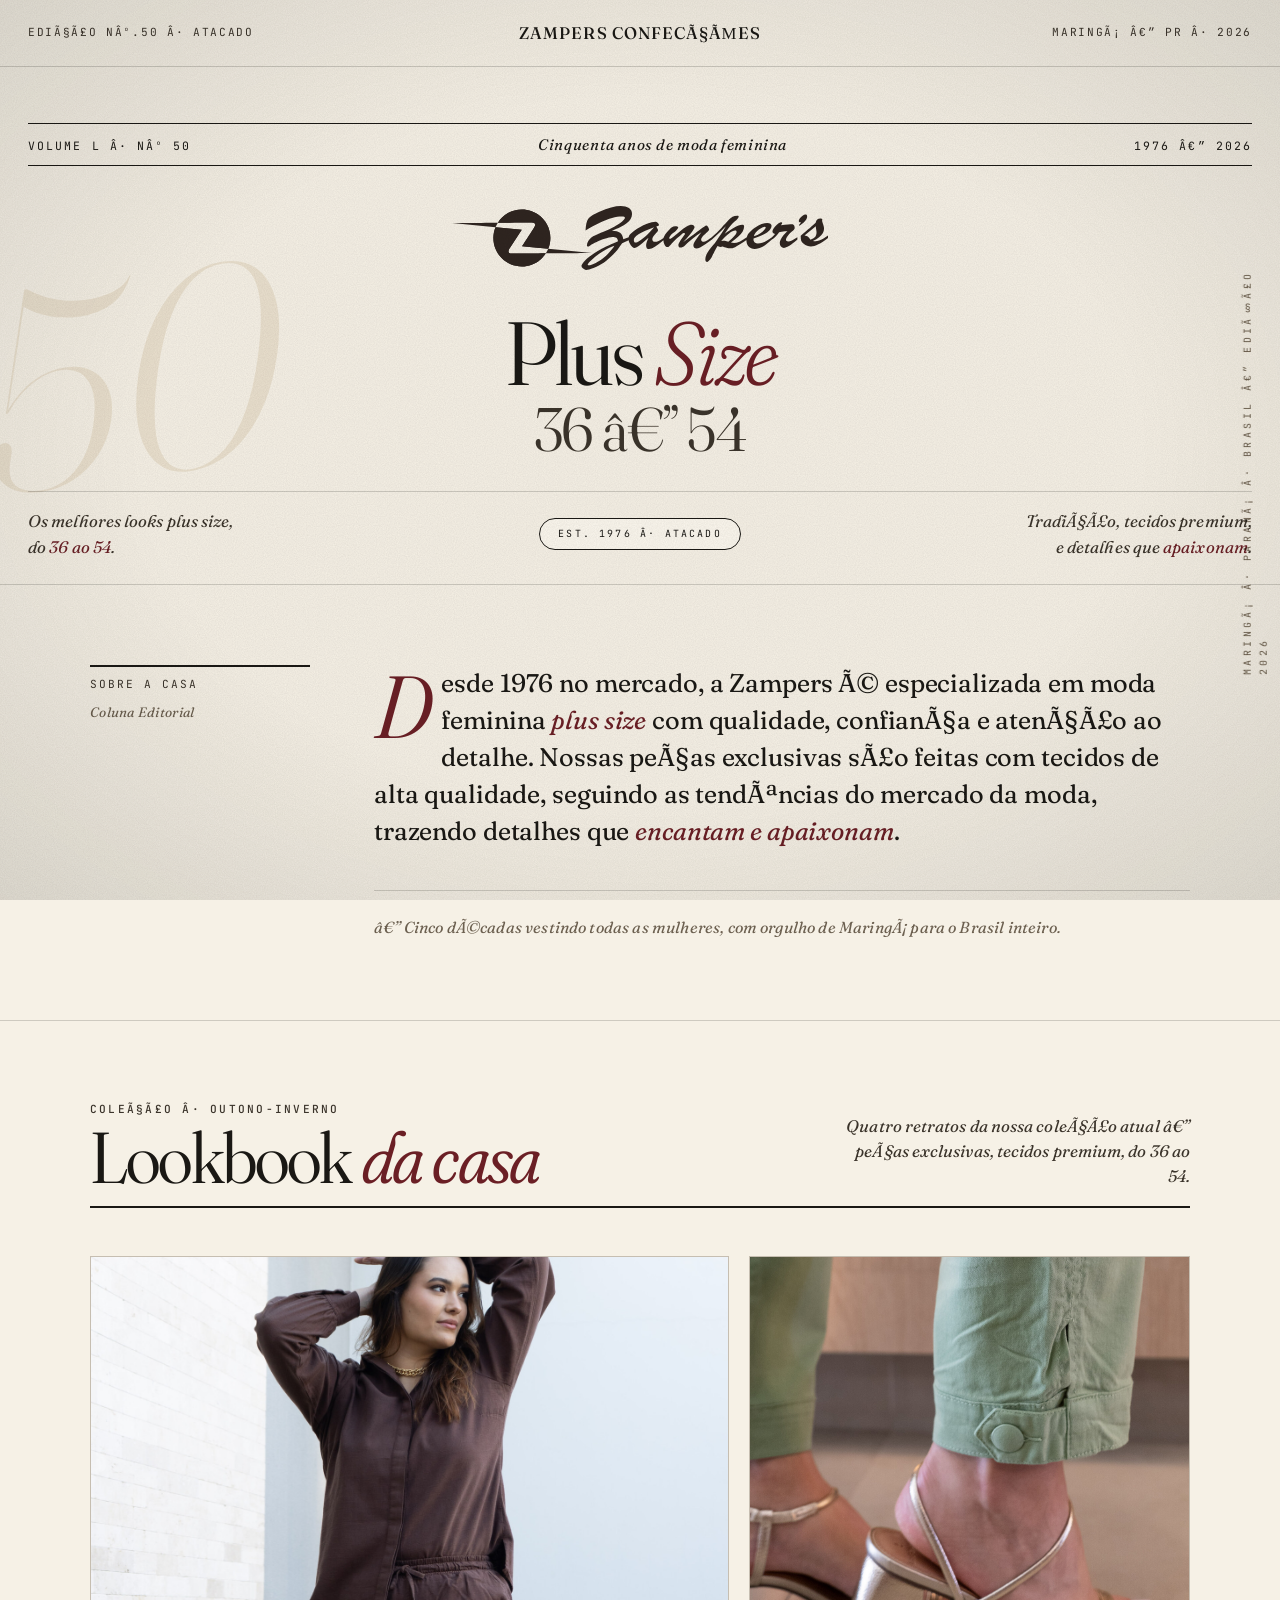
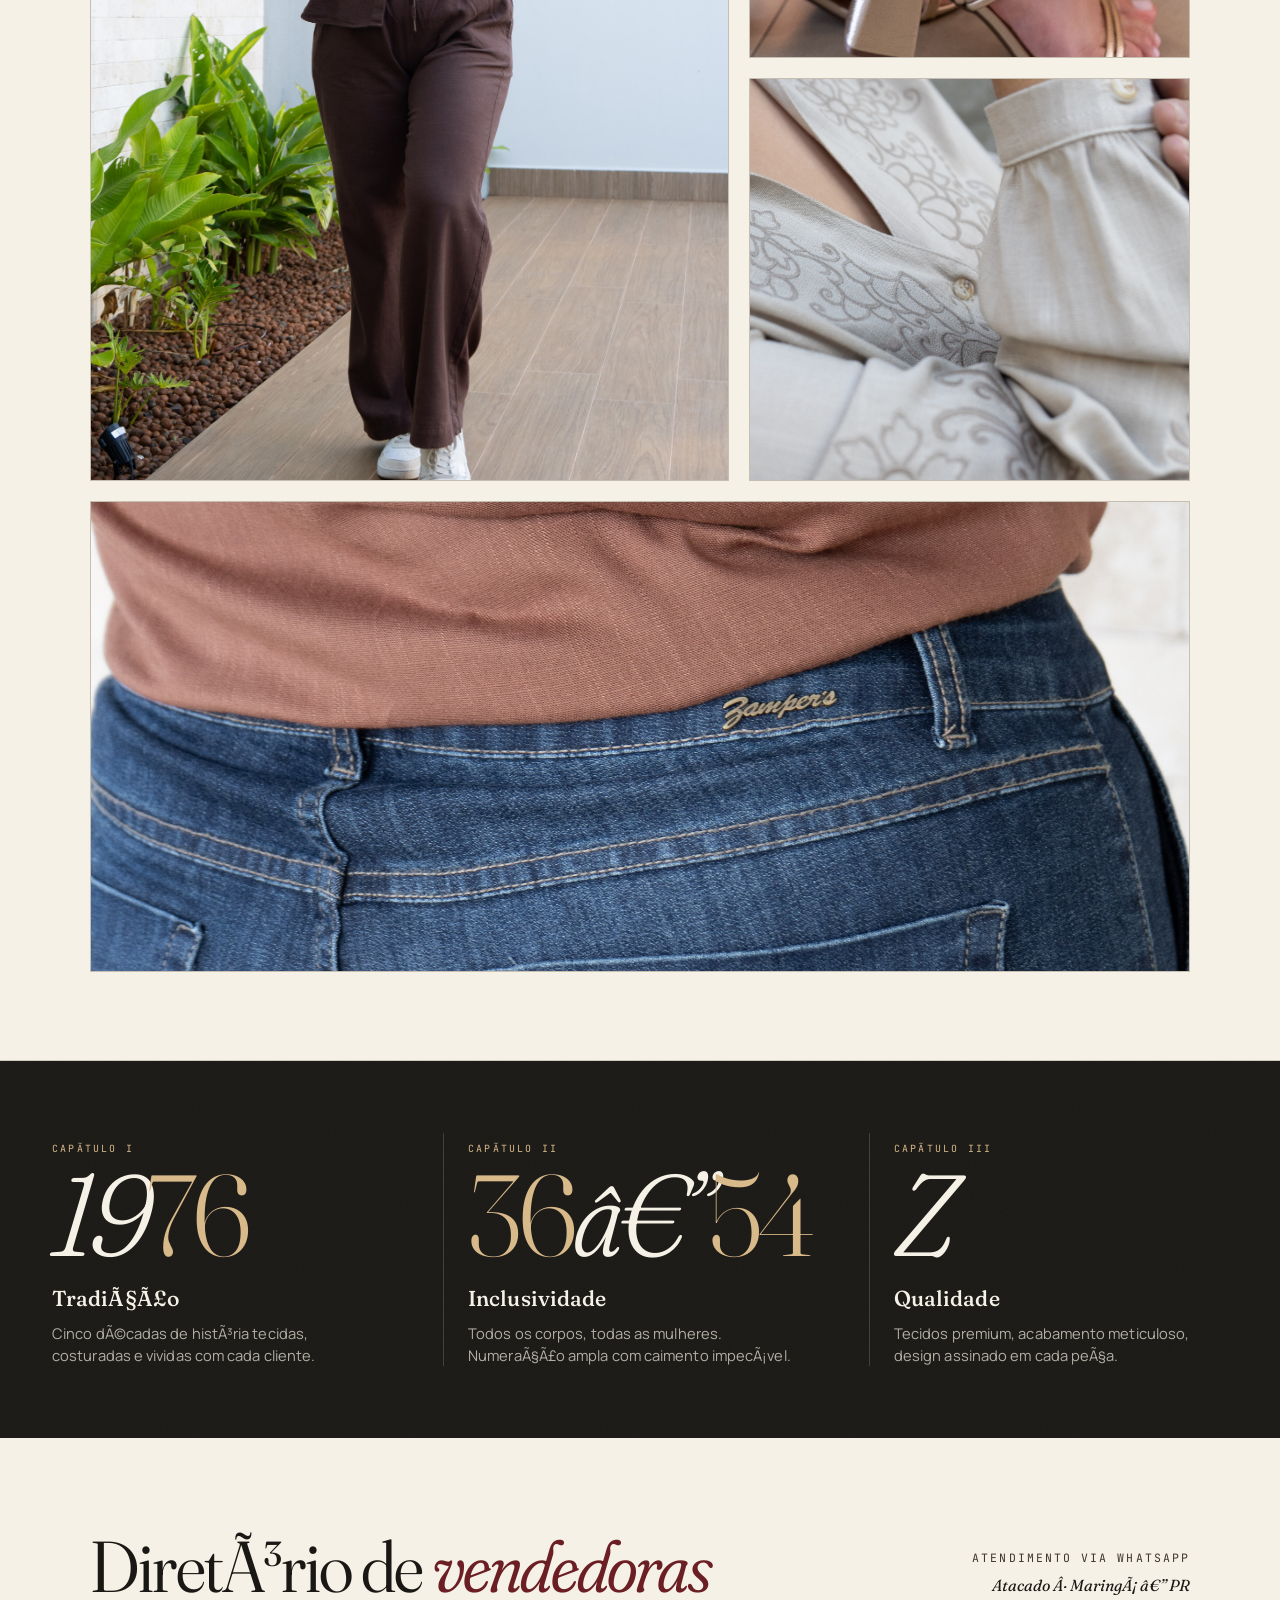
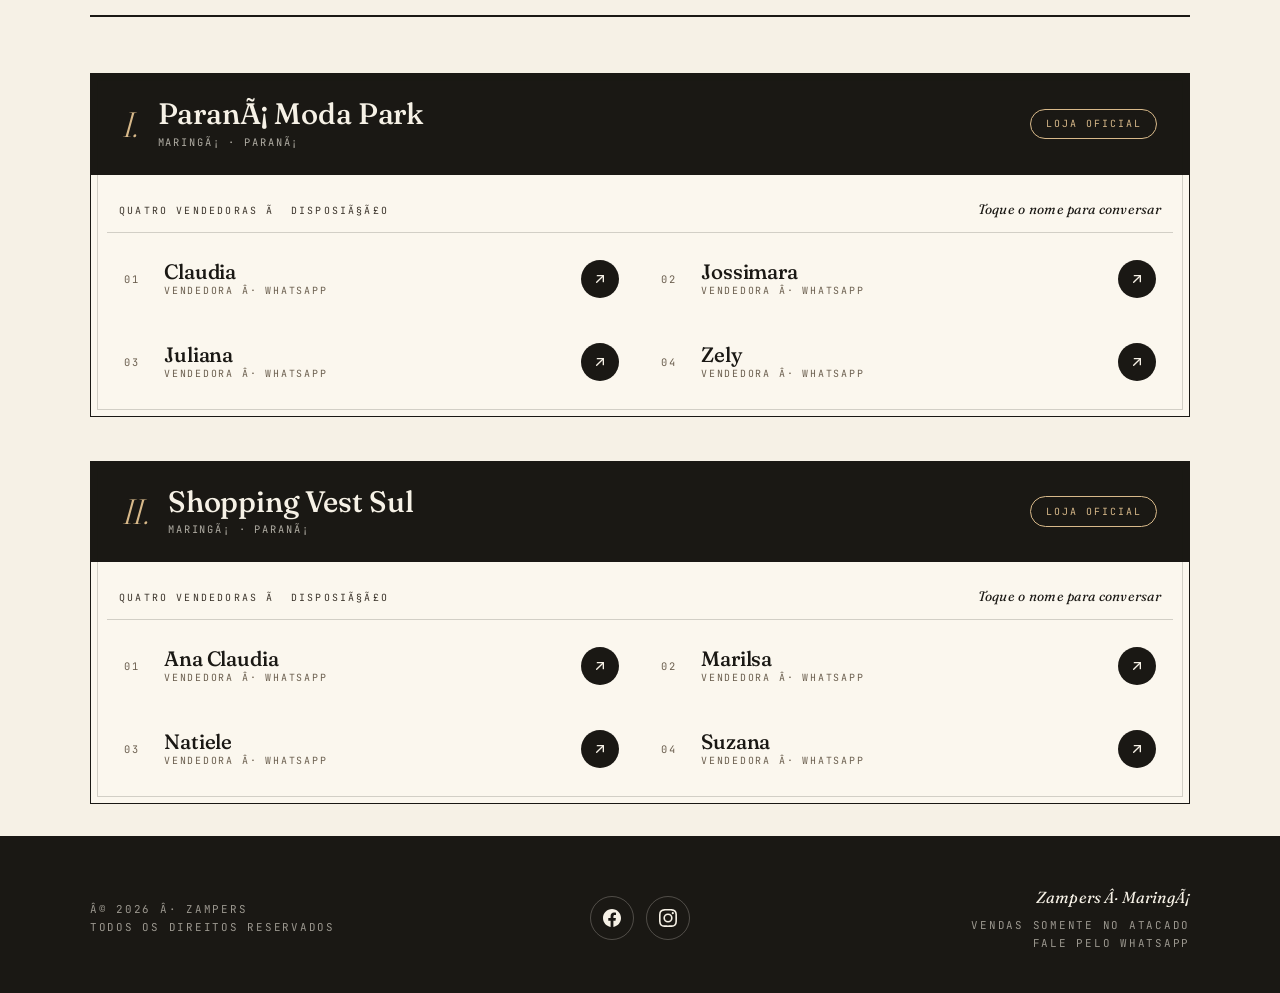
<file: index.html>
<!DOCTYPE html>
<html lang="pt-BR">
<head>
    <!-- Google tag (gtag.js) -->
    <script async src="https://www.googletagmanager.com/gtag/js?id=G-3Z2VQ9PWCJ"></script>
    <script>
        window.dataLayer = window.dataLayer || [];
        function gtag(){dataLayer.push(arguments);}
        gtag('js', new Date());
        gtag('config', 'G-3Z2VQ9PWCJ');
    </script>

    <!-- Meta Pixel Code -->
    <script>
    !function(f,b,e,v,n,t,s)
    {if(f.fbq)return;n=f.fbq=function(){n.callMethod?
    n.callMethod.apply(n,arguments):n.queue.push(arguments)};
    if(!f._fbq)f._fbq=n;n.push=n;n.loaded=!0;n.version='2.0';
    n.queue=[];t=b.createElement(e);t.async=!0;
    t.src=v;s=b.getElementsByTagName(e)[0];
    s.parentNode.insertBefore(t,s)}(window, document,'script',
    'https://connect.facebook.net/en_US/fbevents.js');
    fbq('init', '2177387886351446');
    fbq('track', 'PageView');
    </script>
    <noscript><img height="1" width="1" style="display:none"
    src="https://www.facebook.com/tr?id=2177387886351446&ev=PageView&noscript=1"
    /></noscript>
    <!-- End Meta Pixel Code -->

    <script src="js/main.js" defer></script>

    <meta charset="UTF-8">
    <meta name="viewport" content="width=device-width, initial-scale=1.0">
    <title>Zampers — Moda Plus Size · Atacado · Desde 1976</title>
    <link rel="apple-touch-icon" sizes="180x180" href="images/favicon/apple-touch-icon.png">
    <link rel="icon" type="image/png" sizes="32x32" href="images/favicon/favicon-32x32.png">
    <link rel="icon" type="image/png" sizes="16x16" href="images/favicon/favicon-16x16.png">
    <link rel="manifest" href="images/favicon/site.webmanifest">
    <link rel="shortcut icon" href="images/favicon/favicon.ico">
    <meta name="theme-color" content="#1a1814">
    <meta name="facebook-domain-verification" content="rxwbr7iwhfppl7vge2q700ibfm7vy5">

    <!-- SEO -->
    <meta name="description" content="Zampers — Moda feminina Plus Size do 36 ao 54. Desde 1976, 50 anos de tradição em qualidade e confiança. Vendas exclusivas no atacado em Maringá-PR.">
    <meta name="keywords" content="moda plus size, roupas femininas, atacado, Maringá, tamanhos grandes, 36 ao 54">
    <meta name="author" content="Zampers">
    <meta property="og:type" content="website">
    <meta property="og:url" content="https://zampers.com.br/">
    <meta property="og:title" content="Zampers — Moda Plus Size · Atacado">
    <meta property="og:description" content="Os melhores looks Plus Size do 36 ao 54. 50 anos de tradição em qualidade. Vendas no atacado.">
    <meta property="og:image" content="https://zampers.com.br/images/logo.svg">
    <meta property="twitter:card" content="summary_large_image">
    <meta property="twitter:url" content="https://zampers.com.br/">
    <meta property="twitter:title" content="Zampers — Moda Plus Size · Atacado">
    <meta property="twitter:description" content="Os melhores looks Plus Size do 36 ao 54. 50 anos de tradição em qualidade.">

    <link rel="preconnect" href="https://fonts.googleapis.com">
    <link rel="preconnect" href="https://fonts.gstatic.com" crossorigin>
    <link href="https://fonts.googleapis.com/css2?family=Fraunces:ital,opsz,wght,SOFT,WONK@0,9..144,300..900,0..100,0..1;1,9..144,300..900,0..100,0..1&family=Manrope:wght@300;400;500;600;700&family=JetBrains+Mono:wght@400;500&display=swap" rel="stylesheet">

    <link rel="stylesheet" href="css/styles.css">
</head>
<body>
    <!-- SVG sprite -->
    <svg xmlns="http://www.w3.org/2000/svg" style="position:absolute;width:0;height:0" aria-hidden="true">
        <symbol id="i-arrow" viewBox="0 0 24 24" fill="none" stroke="currentColor" stroke-width="2" stroke-linecap="round" stroke-linejoin="round">
            <path d="M7 17L17 7"/><path d="M8 7h9v9"/>
        </symbol>
        <symbol id="i-whatsapp" viewBox="0 0 24 24" fill="currentColor">
            <path d="M17.472 14.382c-.297-.149-1.758-.867-2.03-.967-.273-.099-.471-.148-.67.15-.197.297-.767.966-.94 1.164-.173.199-.347.223-.644.075-.297-.15-1.255-.463-2.39-1.475-.883-.788-1.48-1.761-1.653-2.059-.173-.297-.018-.458.13-.606.134-.133.298-.347.446-.52.149-.174.198-.298.298-.497.099-.198.05-.371-.025-.52-.075-.149-.669-1.612-.916-2.207-.242-.579-.487-.5-.67-.51-.173-.008-.371-.01-.57-.01-.198 0-.52.074-.792.372-.272.297-1.04 1.016-1.04 2.479 0 1.462 1.065 2.875 1.213 3.074.149.198 2.096 3.2 5.076 4.487.709.306 1.262.489 1.694.625.712.227 1.36.195 1.871.118.571-.085 1.758-.719 2.006-1.413.248-.694.248-1.289.173-1.413-.074-.124-.272-.198-.57-.347z"/>
            <path d="M12 2C6.477 2 2 6.477 2 12c0 1.89.525 3.66 1.438 5.168L2 22l4.832-1.438A9.955 9.955 0 0012 22c5.523 0 10-4.477 10-10S17.523 2 12 2zm0 18c-1.66 0-3.203-.51-4.482-1.381l-.316-.188-2.862.852.852-2.862-.188-.316A7.948 7.948 0 014 12c0-4.411 3.589-8 8-8s8 3.589 8 8-3.589 8-8 8z"/>
        </symbol>
        <symbol id="i-fb" viewBox="0 0 24 24" fill="currentColor">
            <path d="M24 12.073c0-6.627-5.373-12-12-12s-12 5.373-12 12c0 5.99 4.388 10.954 10.125 11.854v-8.385H7.078v-3.47h3.047V9.43c0-3.007 1.792-4.669 4.533-4.669 1.312 0 2.686.235 2.686.235v2.953H15.83c-1.491 0-1.956.925-1.956 1.874v2.25h3.328l-.532 3.47h-2.796v8.385C19.612 23.027 24 18.062 24 12.073z"/>
        </symbol>
        <symbol id="i-ig" viewBox="0 0 24 24" fill="currentColor">
            <path d="M12 2.163c3.204 0 3.584.012 4.85.07 3.252.148 4.771 1.691 4.919 4.919.058 1.265.069 1.645.069 4.849 0 3.205-.012 3.584-.069 4.849-.149 3.225-1.664 4.771-4.919 4.919-1.266.058-1.644.07-4.85.07-3.204 0-3.584-.012-4.849-.07-3.26-.149-4.771-1.699-4.919-4.92-.058-1.265-.07-1.644-.07-4.849 0-3.204.013-3.583.07-4.849.149-3.227 1.664-4.771 4.919-4.919 1.266-.057 1.645-.069 4.849-.069zM12 0C8.741 0 8.333.014 7.053.072 2.695.272.273 2.69.073 7.052.014 8.333 0 8.741 0 12c0 3.259.014 3.668.072 4.948.2 4.358 2.618 6.78 6.98 6.98C8.333 23.986 8.741 24 12 24c3.259 0 3.668-.014 4.948-.072 4.354-.2 6.782-2.618 6.979-6.98.059-1.28.073-1.689.073-4.948 0-3.259-.014-3.667-.072-4.947-.196-4.354-2.617-6.78-6.979-6.98C15.668.014 15.259 0 12 0zm0 5.838a6.162 6.162 0 100 12.324 6.162 6.162 0 000-12.324zM12 16a4 4 0 110-8 4 4 0 010 8zm6.406-11.845a1.44 1.44 0 100 2.881 1.44 1.44 0 000-2.881z"/>
        </symbol>
    </svg>

    <span class="side-label">Maringá · Paraná · Brasil — Edição 2026</span>

    <!-- Masthead -->
    <header class="masthead">
        <div class="left">Edição&nbsp;Nº.50 · Atacado</div>
        <div class="center">Zampers Confecções</div>
        <div class="right">Maringá&nbsp;—&nbsp;PR · 2026</div>
    </header>

    <!-- Cover / Hero -->
    <section class="cover">
        <span class="cover-decor tl" aria-hidden="true">50</span>

        <div class="cover-grid">
            <div class="cover-eyebrow reveal reveal-1">
                <span>Volume L · Nº 50</span>
                <span>Cinquenta anos de moda feminina</span>
                <span>1976 — 2026</span>
            </div>

            <div class="cover-logo reveal reveal-2">
                <img src="images/logo.svg" alt="Zampers">
            </div>

            <h1 class="cover-title">
                <span class="word reveal reveal-2">Plus <em>Size</em></span>
                <span class="word reveal reveal-3">36 — 54</span>
            </h1>

            <div class="cover-meta reveal reveal-5">
                <span class="left">Os melhores looks plus size,<br>do <em style="font-style:italic;color:var(--wine)">36 ao 54</em>.</span>
                <span class="stamp">Est. 1976 · Atacado</span>
                <span class="right">Tradição, tecidos premium,<br>e detalhes que <em style="font-style:italic;color:var(--wine)">apaixonam</em>.</span>
            </div>
        </div>
    </section>

    <!-- Manifesto -->
    <section class="manifesto in-view">
        <div class="manifesto-inner">
            <aside class="manifesto-label">
                Sobre a Casa
                <small>Coluna Editorial</small>
            </aside>
            <div>
                <p class="manifesto-body">
                    Desde 1976 no mercado, a Zampers é especializada em moda feminina <em>plus size</em> com qualidade, confiança e atenção ao detalhe. Nossas peças exclusivas são feitas com tecidos de alta qualidade, seguindo as tendências do mercado da moda, trazendo detalhes que <em>encantam e apaixonam</em>.
                </p>
                <p class="manifesto-quote">— Cinco décadas vestindo todas as mulheres, com orgulho de Maringá para o Brasil inteiro.</p>
            </div>
        </div>
    </section>

    <!-- Lookbook -->
    <section class="lookbook in-view" id="colecao">
        <header class="lookbook-head">
            <div>
                <span class="caption">Coleção · Outono-Inverno</span>
                <h2 class="lookbook-title">Lookbook <em>da casa</em></h2>
            </div>
            <p class="lookbook-sub">Quatro retratos da nossa coleção atual — peças exclusivas, tecidos premium, do 36 ao 54.</p>
        </header>

        <div class="lookbook-grid">
            <div class="lookbook-spread">
                <figure class="photo photo-1">
                    <img src="images/lookbook/01.jpg" alt="Look principal — conjunto marrom da coleção Outono-Inverno 2026" loading="lazy">
                    <figcaption>
                        <span>Fig. I</span>
                        <span class="desc">Look principal</span>
                    </figcaption>
                </figure>
                <figure class="photo photo-2">
                    <img src="images/lookbook/02.jpg" alt="Detalhe da barra com botão e sandália dourada" loading="lazy">
                    <figcaption>
                        <span>Fig. II</span>
                        <span class="desc">Acabamento</span>
                    </figcaption>
                </figure>
                <figure class="photo photo-3">
                    <img src="images/lookbook/03.jpg" alt="Bordado floral em blusa creme" loading="lazy">
                    <figcaption>
                        <span>Fig. III</span>
                        <span class="desc">Bordado &amp; detalhe</span>
                    </figcaption>
                </figure>
            </div>
            <figure class="photo photo-4">
                <img src="images/lookbook/04.jpg" alt="Assinatura Zampers bordada na cintura do jeans" loading="lazy">
                <figcaption>
                    <span>Fig. IV</span>
                    <span class="desc">Assinatura</span>
                </figcaption>
            </figure>
        </div>
    </section>

    <!-- Heritage strip -->
    <section class="heritage in-view">
        <div class="heritage-inner">
            <div class="heritage-cell">
                <span class="tag">Capítulo I</span>
                <span class="num"><em>19</em>76</span>
                <h3>Tradição</h3>
                <p>Cinco décadas de história tecidas, costuradas e vividas com cada cliente.</p>
            </div>
            <div class="heritage-cell">
                <span class="tag">Capítulo II</span>
                <span class="num">36<em>—</em>54</span>
                <h3>Inclusividade</h3>
                <p>Todos os corpos, todas as mulheres. Numeração ampla com caimento impecável.</p>
            </div>
            <div class="heritage-cell">
                <span class="tag">Capítulo III</span>
                <span class="num"><em>Z</em></span>
                <h3>Qualidade</h3>
                <p>Tecidos premium, acabamento meticuloso, design assinado em cada peça.</p>
            </div>
        </div>
    </section>

    <!-- Directory / Sellers -->
    <section class="directory" id="vendedoras">
        <header class="directory-head in-view">
            <h2 class="title">Diretório de <em>vendedoras</em></h2>
            <div class="meta">
                Atendimento via WhatsApp
                <strong>Atacado · Maringá — PR</strong>
            </div>
        </header>

        <div class="stores in-view">
            <!-- Loja 1: Paraná Moda Park -->
            <article class="store">
                <header class="store-head">
                    <span class="num">I.</span>
                    <div>
                        <h3 class="name">Paraná Moda Park</h3>
                        <span class="loc">Maringá &middot; Paraná</span>
                    </div>
                    <span class="badge">Loja Oficial</span>
                </header>
                <div class="sellers">
                    <div class="sellers-label">
                        <span>Quatro vendedoras à disposição</span>
                        <em>Toque o nome para conversar</em>
                    </div>
                    <a class="seller" data-seller="Claudia" href="https://wa.me/5544991597384" target="_blank" rel="noopener noreferrer" aria-label="Conversar com Claudia no WhatsApp">
                        <span class="index">01</span>
                        <span class="name">Claudia<small>Vendedora · WhatsApp</small></span>
                        <span class="arrow"><svg><use href="#i-arrow"/></svg></span>
                    </a>
                    <a class="seller" data-seller="Jossimara" href="https://wa.me/5544998360379" target="_blank" rel="noopener noreferrer" aria-label="Conversar com Jossimara no WhatsApp">
                        <span class="index">02</span>
                        <span class="name">Jossimara<small>Vendedora · WhatsApp</small></span>
                        <span class="arrow"><svg><use href="#i-arrow"/></svg></span>
                    </a>
                    <a class="seller" data-seller="Juliana" href="https://wa.me/5544997278048" target="_blank" rel="noopener noreferrer" aria-label="Conversar com Juliana no WhatsApp">
                        <span class="index">03</span>
                        <span class="name">Juliana<small>Vendedora · WhatsApp</small></span>
                        <span class="arrow"><svg><use href="#i-arrow"/></svg></span>
                    </a>
                    <a class="seller" data-seller="Zely" href="https://wa.me/5544991553205" target="_blank" rel="noopener noreferrer" aria-label="Conversar com Zely no WhatsApp">
                        <span class="index">04</span>
                        <span class="name">Zely<small>Vendedora · WhatsApp</small></span>
                        <span class="arrow"><svg><use href="#i-arrow"/></svg></span>
                    </a>
                </div>
            </article>

            <!-- Loja 2: Shopping Vest Sul -->
            <article class="store">
                <header class="store-head">
                    <span class="num">II.</span>
                    <div>
                        <h3 class="name">Shopping Vest Sul</h3>
                        <span class="loc">Maringá &middot; Paraná</span>
                    </div>
                    <span class="badge">Loja Oficial</span>
                </header>
                <div class="sellers">
                    <div class="sellers-label">
                        <span>Quatro vendedoras à disposição</span>
                        <em>Toque o nome para conversar</em>
                    </div>
                    <a class="seller" data-seller="Ana Claudia" href="https://wa.me/5544991469104" target="_blank" rel="noopener noreferrer" aria-label="Conversar com Ana Claudia no WhatsApp">
                        <span class="index">01</span>
                        <span class="name">Ana Claudia<small>Vendedora · WhatsApp</small></span>
                        <span class="arrow"><svg><use href="#i-arrow"/></svg></span>
                    </a>
                    <a class="seller" data-seller="Marilsa" href="https://wa.me/5544991318005" target="_blank" rel="noopener noreferrer" aria-label="Conversar com Marilsa no WhatsApp">
                        <span class="index">02</span>
                        <span class="name">Marilsa<small>Vendedora · WhatsApp</small></span>
                        <span class="arrow"><svg><use href="#i-arrow"/></svg></span>
                    </a>
                    <a class="seller" data-seller="Natiele" href="https://wa.me/5544998237006" target="_blank" rel="noopener noreferrer" aria-label="Conversar com Natiele no WhatsApp">
                        <span class="index">03</span>
                        <span class="name">Natiele<small>Vendedora · WhatsApp</small></span>
                        <span class="arrow"><svg><use href="#i-arrow"/></svg></span>
                    </a>
                    <a class="seller" data-seller="Suzana" href="https://wa.me/5544991491660" target="_blank" rel="noopener noreferrer" aria-label="Conversar com Suzana no WhatsApp">
                        <span class="index">04</span>
                        <span class="name">Suzana<small>Vendedora · WhatsApp</small></span>
                        <span class="arrow"><svg><use href="#i-arrow"/></svg></span>
                    </a>
                </div>
            </article>
        </div>
    </section>

    <!-- Footer / Colophon -->
    <footer class="colophon">
        <div class="colophon-inner">
            <div class="left">
                © 2026 · Zampers<br>
                Todos os direitos reservados
            </div>
            <div class="social">
                <a href="https://www.facebook.com/zampersoficial" target="_blank" rel="noopener noreferrer" aria-label="Facebook">
                    <svg><use href="#i-fb"/></svg>
                </a>
                <a href="https://www.instagram.com/zampersoficial" target="_blank" rel="noopener noreferrer" aria-label="Instagram">
                    <svg><use href="#i-ig"/></svg>
                </a>
            </div>
            <div class="right">
                <strong>Zampers · Maringá</strong>
                Vendas somente no atacado<br>
                Fale pelo WhatsApp
            </div>
        </div>
    </footer>

</body>
</html>
</file>
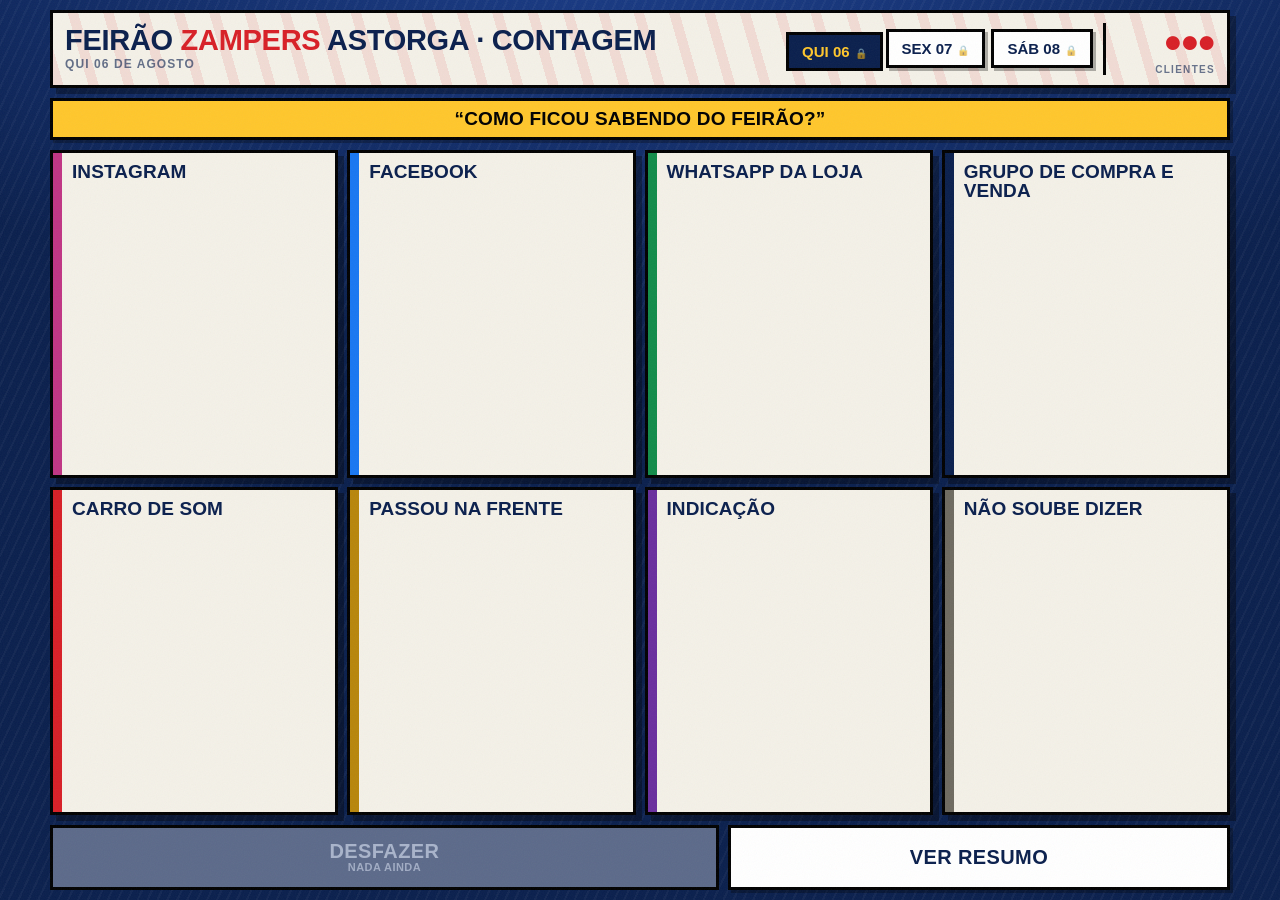
<file: feirao/index.html>
<!doctype html>
<html lang="pt-BR">
<head>
<meta charset="utf-8">
<meta name="viewport" content="width=device-width,initial-scale=1,maximum-scale=1,user-scalable=no,viewport-fit=cover">
<meta name="theme-color" content="#0A1F4D">
<meta name="robots" content="noindex,nofollow">
<meta name="apple-mobile-web-app-capable" content="yes">
<meta name="apple-mobile-web-app-status-bar-style" content="black-translucent">
<meta name="apple-mobile-web-app-title" content="Contagem">
<title>Feirão Zampers Astorga — Contagem</title>
<link rel="icon" href="data:image/svg+xml,<svg xmlns='http://www.w3.org/2000/svg' viewBox='0 0 100 100'><text y='.9em' font-size='90'>🧮</text></svg>">
<style>
:root{
  --navy:#0A1F4D; --navy-lite:#16346F;
  --red:#D81F26; --red-dk:#9E1218;
  --cream:#F4F1E8; --white:#fff;
  --gold:#FFC72C;
  --ink:#0A1F4D;
  --shadow:6px 6px 0 rgba(0,0,0,.35);
  --shadow-sm:3px 3px 0 rgba(0,0,0,.3);
  --cond: "Helvetica Neue Condensed","HelveticaNeue-CondensedBold","Arial Narrow",
          ui-sans-serif,-apple-system,"Segoe UI",Roboto,sans-serif;
  --body: ui-sans-serif,-apple-system,"Segoe UI",Roboto,"Helvetica Neue",sans-serif;
}
*{box-sizing:border-box;margin:0;padding:0;-webkit-tap-highlight-color:transparent}
html,body{height:100%}
body{
  font-family:var(--body); background:var(--navy); color:var(--cream);
  -webkit-user-select:none;user-select:none; touch-action:manipulation;
  overflow:hidden; overscroll-behavior:none;
  background-image:
    repeating-linear-gradient(115deg,rgba(255,255,255,.035) 0 2px,transparent 2px 9px),
    radial-gradient(120% 80% at 50% -10%,#1B3F8F 0%,var(--navy) 60%);
}
/* Textura sem mix-blend-mode: no Safari do iPad o blend em camada fixa de tela
   cheia força recomposição contínua e deixa até a interface do sistema lenta. */
body::after{
  content:"";position:fixed;inset:0;pointer-events:none;opacity:.10;z-index:99;
  background-image:url("data:image/svg+xml,%3Csvg xmlns='http://www.w3.org/2000/svg' width='140' height='140'%3E%3Cfilter id='n'%3E%3CfeTurbulence type='fractalNoise' baseFrequency='.85' numOctaves='3'/%3E%3C/filter%3E%3Crect width='140' height='140' filter='url(%23n)' opacity='.5'/%3E%3C/svg%3E");
}
.app{height:100%;height:100dvh;display:flex;flex-direction:column;padding:10px;gap:10px;max-width:1200px;margin:0 auto;
  padding-bottom:max(10px,env(safe-area-inset-bottom))}

/* ---------- header ---------- */
header{
  display:flex;align-items:stretch;gap:10px;flex-wrap:wrap;
  background:var(--cream);color:var(--ink);
  border:3px solid #000;box-shadow:var(--shadow);
  padding:10px 12px;position:relative;overflow:hidden;flex:none;
}
header::before{
  content:"";position:absolute;inset:0;pointer-events:none;
  background:repeating-linear-gradient(74deg,rgba(216,31,38,.10) 0 10px,transparent 10px 34px);
}
.brand{display:flex;flex-direction:column;justify-content:center;min-width:150px;flex:1;position:relative}
.brand h1{
  font-family:var(--cond);font-weight:800;font-stretch:condensed;
  font-size:clamp(19px,3.4vw,29px);line-height:.94;letter-spacing:-.01em;text-transform:uppercase;
}
.brand h1 em{color:var(--red);font-style:normal}
.brand p{font-size:12px;font-weight:700;letter-spacing:.09em;text-transform:uppercase;opacity:.62;margin-top:3px}
.days{display:flex;gap:6px;align-items:center;position:relative}
.day{
  font-family:var(--cond);font-weight:800;font-stretch:condensed;font-size:15px;
  padding:9px 13px;border:3px solid #000;background:var(--white);color:var(--ink);
  box-shadow:var(--shadow-sm);cursor:pointer;line-height:1;text-transform:uppercase;
}
.day[aria-pressed="true"]{background:var(--navy);color:var(--gold);box-shadow:none;transform:translate(3px,3px)}
.day.lk::after{content:"🔒";font-size:10px;margin-left:5px;opacity:.65}
.lockchip{position:absolute;right:6px;top:5px;font-size:9px;font-weight:800;letter-spacing:.1em;
  text-transform:uppercase;opacity:.45;z-index:2}

/* ---------- pinpad ---------- */
.pinbox{max-width:330px;margin:6vh auto 0;background:var(--cream);color:var(--ink);
  border:3px solid #000;box-shadow:var(--shadow);padding:18px;text-align:center}
.pinbox h2{font-family:var(--cond);font-weight:800;font-stretch:condensed;font-size:24px;text-transform:uppercase;line-height:1}
.pinbox p{font-size:13px;font-weight:700;margin-top:6px;opacity:.7}
.dots{display:flex;gap:11px;justify-content:center;margin:18px 0}
.dots i{width:17px;height:17px;border:3px solid #000;background:var(--white);display:block}
.dots i.f{background:var(--red)}
.pad{display:grid;grid-template-columns:repeat(3,1fr);gap:8px}
.pad button{font-family:var(--cond);font-weight:800;font-size:26px;padding:15px 0;
  border:3px solid #000;background:var(--white);color:var(--ink);box-shadow:var(--shadow-sm);
  cursor:pointer;line-height:1;transition:transform .06s,box-shadow .06s}
.pad button:active{transform:translate(3px,3px);box-shadow:none}
.pad button.wide{grid-column:span 2}
.pinbox .btn{width:100%;margin-top:12px;background:var(--navy);color:var(--cream)}
.tot{
  display:flex;flex-direction:column;justify-content:center;align-items:flex-end;
  padding-left:12px;border-left:3px solid #000;min-width:112px;position:relative
}
.tot b{font-family:var(--cond);font-weight:800;font-size:clamp(30px,6vw,48px);line-height:.85;font-variant-numeric:tabular-nums;color:var(--red)}
.tot span{font-size:10px;font-weight:800;letter-spacing:.13em;text-transform:uppercase;opacity:.6}

/* ---------- ask strip ---------- */
.ask{
  flex:none;background:var(--gold);color:#000;border:3px solid #000;box-shadow:var(--shadow-sm);
  padding:7px 12px;font-family:var(--cond);font-weight:800;font-stretch:condensed;
  font-size:clamp(14px,2.5vw,19px);text-transform:uppercase;letter-spacing:.01em;text-align:center;
}

/* ---------- grid ---------- */
.grid{
  flex:1;display:grid;gap:9px;min-height:0;
  grid-template-columns:repeat(2,1fr);grid-template-rows:repeat(4,1fr);
}
@media(min-width:760px){.grid{grid-template-columns:repeat(4,1fr);grid-template-rows:repeat(2,1fr)}}
.k{
  position:relative;display:flex;flex-direction:column;justify-content:space-between;
  background:var(--cream);color:var(--ink);border:3px solid #000;box-shadow:var(--shadow);
  padding:9px 10px;cursor:pointer;overflow:hidden;transition:transform .07s,box-shadow .07s;
  text-align:left;font:inherit;
}
.k::before{content:"";position:absolute;left:0;top:0;bottom:0;width:9px;background:var(--c)}
.k:active,.k.hit{transform:translate(6px,6px);box-shadow:0 0 0 rgba(0,0,0,0)}
.k .lbl{
  font-family:var(--cond);font-weight:800;font-stretch:condensed;
  font-size:clamp(13px,2.4vw,19px);line-height:1.02;text-transform:uppercase;
  padding-left:9px;letter-spacing:.005em;
}
.k .n{
  font-family:var(--cond);font-weight:800;font-variant-numeric:tabular-nums;
  font-size:clamp(40px,9vw,74px);line-height:.8;align-self:flex-end;color:var(--c);
  transition:transform .1s;
}
.k.hit .n{transform:scale(1.16)}
.k[data-zero="1"] .n{color:#B9B3A4}
/* Com o app trancado, NENHUM número aparece. Não é sigilo: é evitar que quem
   pergunta veja a contagem parcial e enviese a próxima resposta. */
body.locked .k .n{visibility:hidden}
.plus{position:absolute;right:11px;bottom:9px;font-family:var(--cond);font-weight:800;
  font-size:clamp(26px,6vw,44px);line-height:.8;color:var(--c);opacity:0;pointer-events:none}
@keyframes pop{0%{opacity:0;transform:translateY(8px)}22%{opacity:1;transform:translateY(0)}
  100%{opacity:0;transform:translateY(-12px)}}
body.locked .k.hit .plus{animation:pop .8s ease-out}

/* ---------- footer ---------- */
footer{flex:none;display:flex;gap:9px}
.btn{
  flex:1;font-family:var(--cond);font-weight:800;font-stretch:condensed;
  font-size:clamp(14px,2.6vw,20px);text-transform:uppercase;letter-spacing:.02em;
  padding:13px 10px;border:3px solid #000;box-shadow:var(--shadow-sm);cursor:pointer;
  background:var(--white);color:var(--ink);line-height:1.05;
  transition:transform .07s,box-shadow .07s;
}
.btn:active{transform:translate(3px,3px);box-shadow:none}
.btn.undo{background:var(--red);color:#fff;flex:1.35;position:relative;overflow:hidden}
.btn.undo:disabled{background:#5C6A8A;color:#A9B4CB;box-shadow:none;transform:none;cursor:default}
.btn.undo small{display:block;font-size:11px;font-weight:700;opacity:.9;letter-spacing:.04em;
  white-space:nowrap;overflow:hidden;text-overflow:ellipsis;position:relative;z-index:1}
.btn.undo span{position:relative;z-index:1}
.ubar{position:absolute;left:0;bottom:0;height:6px;width:0;background:var(--gold);
  border-top:2px solid #000;transition:width .1s linear}
@keyframes shk{0%,100%{transform:translateX(0)}25%{transform:translateX(-6px)}75%{transform:translateX(6px)}}
.shake{animation:shk .22s}

/* ---------- modal ---------- */
.veil{position:fixed;inset:0;background:rgba(5,14,36,.9);display:none;z-index:100;padding:14px;overflow:auto}
.veil.on{display:block}
.sheet{
  max-width:640px;margin:0 auto;background:var(--cream);color:var(--ink);
  border:3px solid #000;box-shadow:var(--shadow);padding:18px;
}
.sheet h2{font-family:var(--cond);font-weight:800;font-stretch:condensed;font-size:26px;text-transform:uppercase;line-height:1}
.sheet h3{font-family:var(--cond);font-weight:800;font-size:14px;text-transform:uppercase;letter-spacing:.11em;
  margin:18px 0 7px;padding-bottom:5px;border-bottom:3px solid #000;opacity:.75}
.row{display:flex;align-items:center;gap:9px;padding:5px 0;font-size:15px}
.row .rl{flex:none;width:38%;font-weight:700}
.row .rb{flex:1;height:15px;background:#DED9CB;border:2px solid #000;position:relative}
.row .rb i{position:absolute;inset:0 auto 0 0;background:var(--c);display:block}
.row .rn{flex:none;width:66px;text-align:right;font-weight:800;font-variant-numeric:tabular-nums}
.hrs{display:flex;align-items:flex-end;gap:3px;height:88px;border-bottom:3px solid #000;padding-top:6px}
.hr{flex:1;display:flex;flex-direction:column;justify-content:flex-end;align-items:center;gap:3px;min-width:0}
.hr i{width:100%;background:var(--navy);border:2px solid #000;border-bottom:0;display:block;min-height:2px}
.hr b{font-size:10px;font-weight:800;font-variant-numeric:tabular-nums}
.hr span{font-size:9px;opacity:.6;font-weight:700}
.fld{margin-top:12px}
.fld label{display:block;font-size:11px;font-weight:800;letter-spacing:.11em;text-transform:uppercase;opacity:.66;margin-bottom:4px}
.fld input,.fld textarea{
  width:100%;font:inherit;font-size:16px;padding:9px;border:3px solid #000;background:var(--white);
  color:var(--ink);-webkit-user-select:text;user-select:text;resize:vertical;
}
.acts{display:flex;gap:9px;margin-top:16px;flex-wrap:wrap}
.acts .btn{flex:1;min-width:118px}
.acts .btn.dark{background:var(--navy);color:var(--cream)}
.mini{font-size:11px;line-height:1.5;opacity:.62;margin-top:12px;font-weight:600}
.mini a{color:var(--red);font-weight:800}
.empty{padding:22px 0;font-weight:700;opacity:.6;text-align:center}
</style>
</head>
<body>
<div class="app">

  <header>
    <div class="brand">
      <h1>Feirão <em>Zampers</em> Astorga · Contagem</h1>
      <p id="stamp">—</p>
    </div>
    <div class="days" id="days"></div>
    <b class="lockchip" id="lockchip"></b>
    <div class="tot"><b id="total">0</b><span>clientes</span></div>
  </header>

  <div class="ask">“Como ficou sabendo do feirão?”</div>

  <div class="grid" id="grid"></div>

  <footer>
    <button class="btn undo" id="undo" disabled><span>Desfazer</span><small id="undoWhat">nada ainda</small><i class="ubar" id="ubar"></i></button>
    <button class="btn" id="open">Ver resumo</button>
  </footer>
</div>

<div class="veil" id="pinVeil">
  <div class="pinbox">
    <h2>Área restrita</h2>
    <p>Digite a senha para <b id="pinFor">continuar</b></p>
    <div class="dots" id="dots"><i></i><i></i><i></i><i></i></div>
    <div class="pad" id="pad"></div>
    <button class="btn" id="pinCancel">Cancelar</button>
  </div>
</div>

<div class="veil" id="veil">
  <div class="sheet">
    <h2 id="sTitle">Resumo</h2>
    <h3>Por canal</h3>
    <div id="sRows"></div>
    <h3>Movimento por hora</h3>
    <div id="sHours"></div>
    <div class="fld"><label for="fat">Faturamento do dia (R$)</label><input id="fat" inputmode="decimal" placeholder="0,00"></div>
    <div class="fld"><label for="obs">Observações — o que acabou, que tamanho faltou, reclamações</label><textarea id="obs" rows="3"></textarea></div>
    <h3>Enviar o resultado</h3>
    <div class="acts">
      <button class="btn dark" id="share">Enviar…</button>
      <button class="btn dark" id="mail">E-mail</button>
      <button class="btn dark" id="dl">Salvar .txt</button>
      <button class="btn" id="copy">Copiar</button>
    </div>
    <p class="mini"><a href="#" id="dlAll">Baixar os três dias num arquivo só</a> — use no fim do sábado.</p>

    <h3>Encerrar</h3>
    <div class="acts">
      <button class="btn" id="close">Voltar</button>
      <button class="btn" id="lock">Trancar</button>
      <button class="btn" id="reset" style="background:#E8E2D2">Zerar dia</button>
    </div>
    <p class="mini">Os dados ficam gravados <b>só neste tablet</b>, sem internet e sem sincronizar. Envie o resultado para o Ronei ao fim de cada dia — se o navegador for limpo, não há como recuperar.</p>
  </div>
</div>

<script>
(function(){
  "use strict";
  var CH=[
    {id:"instagram", l:"Instagram",        c:"#C13584"},
    {id:"facebook",  l:"Facebook",         c:"#1877F2"},
    {id:"whatsapp",  l:"WhatsApp da loja", c:"#128C4A"},
    {id:"grupo",     l:"Grupo de compra e venda", c:"#0A1F4D"},
    {id:"carro",     l:"Carro de som",     c:"#D81F26"},
    {id:"frente",    l:"Passou na frente", c:"#B8860B"},
    {id:"indicacao", l:"Indicação",        c:"#6A2E9E"},
    {id:"naosabe",   l:"Não soube dizer",  c:"#6E6A60"}
  ];
  var DAYS=[{k:"2026-08-06",l:"Qui 06"},{k:"2026-08-07",l:"Sex 07"},{k:"2026-08-08",l:"Sáb 08"}];
  var KEY="feirao-astorga-v1", db=load(), day=pickDay();

  function load(){ try{ return JSON.parse(localStorage.getItem(KEY))||{} }catch(e){ return {} } }
  function save(){ try{ localStorage.setItem(KEY,JSON.stringify(db)) }catch(e){} }
  function pickDay(){
    var t=new Date(), p=t.getFullYear()+"-"+pad(t.getMonth()+1)+"-"+pad(t.getDate());
    for(var i=0;i<DAYS.length;i++) if(DAYS[i].k===p) return p;
    return DAYS[0].k;
  }
  function pad(n){ return (n<10?"0":"")+n }
  function rec(){ if(!db[day]) db[day]={ev:[],fat:"",obs:""}; return db[day] }
  function counts(){
    var m={},e=rec().ev,i;
    for(i=0;i<CH.length;i++) m[CH[i].id]=0;
    for(i=0;i<e.length;i++) if(m[e[i].c]!==undefined) m[e[i].c]++;
    return m;
  }
  function label(id){ for(var i=0;i<CH.length;i++) if(CH[i].id===id) return CH[i].l; return id }
  function dayLabel(k){ for(var i=0;i<DAYS.length;i++) if(DAYS[i].k===k) return DAYS[i].l; return k }

  /* ----- build ----- */
  var $=function(s){ return document.querySelector(s) };
  var grid=$("#grid"), daysEl=$("#days");

  /* ----- cadeado local -----
     Protege o que estraga dado (trocar de dia, zerar) e o que é sensível
     (faturamento). As teclas de contagem seguem livres — é o que a pessoa
     do caixa usa o tempo todo.
     NÃO é segurança de verdade: a senha está no código da página. Serve para
     impedir toque acidental e curiosidade, que é o risco real aqui. */
  var PIN="1976", UNLOCK_MS=180000, unlockedAt=0, pending=null, buf="";

  function locked(){ return (Date.now()-unlockedAt) > UNLOCK_MS }
  function gate(action,what){
    if(!locked()){ unlockedAt=Date.now(); action(); return }
    pending=action; buf="";
    $("#pinFor").textContent=what; dots(); $("#pinVeil").classList.add("on");
  }
  function dots(){
    var d=$("#dots").children;
    for(var i=0;i<4;i++) d[i].className = i<buf.length ? "f" : "";
  }
  function feed(v){
    if(v==="del"){ buf=buf.slice(0,-1); dots(); return }
    if(buf.length>=4) return;
    buf+=v; dots();
    if(buf.length===4) setTimeout(check,120);
  }
  function check(){
    if(buf===PIN){
      unlockedAt=Date.now(); $("#pinVeil").classList.remove("on");
      lockUI(); var a=pending; pending=null; if(a) a();
    }else{
      var b=$(".pinbox"); b.classList.remove("shake"); void b.offsetWidth; b.classList.add("shake");
      buf=""; dots();
    }
  }
  (function(){
    var keys=["1","2","3","4","5","6","7","8","9","del","0"];
    keys.forEach(function(k){
      var b=document.createElement("button");
      b.textContent = k==="del" ? "⌫" : k;
      if(k==="0") b.className="wide";
      b.onclick=function(){ feed(k) };
      $("#pad").appendChild(b);
    });
  })();
  $("#pinCancel").onclick=function(){ pending=null; buf=""; dots(); $("#pinVeil").classList.remove("on") };

  function lockUI(){
    var lk=locked(), i;
    for(i=0;i<daysEl.children.length;i++) daysEl.children[i].classList.toggle("lk",lk);
    $("#lockchip").textContent = lk ? "" : "destrancado";
    document.body.classList.toggle("locked",lk);
    render();
  }
  setInterval(lockUI,5000);

  DAYS.forEach(function(d){
    var b=document.createElement("button");
    b.className="day"; b.textContent=d.l; b.setAttribute("aria-pressed", d.k===day);
    b.onclick=function(){ gate(function(){ day=d.k; render(); armUndo() },"trocar para "+d.l) };
    daysEl.appendChild(b);
  });

  CH.forEach(function(ch){
    var b=document.createElement("button");
    b.className="k"; b.style.setProperty("--c",ch.c); b.dataset.id=ch.id;
    b.innerHTML='<div class="lbl">'+ch.l+'</div><div class="n">0</div><b class="plus">+1</b>';
    b.addEventListener("click",function(){ tap(ch.id,b) });
    grid.appendChild(b);
  });

  function tap(id,el){
    rec().ev.push({c:id,t:Date.now()}); save(); render(); armUndo();
    el.classList.add("hit");
    setTimeout(function(){ el.classList.remove("hit") },130);
    if(navigator.vibrate) navigator.vibrate(14);
  }

  /* Janela de desfazer: só vale para o toque recém-dado. Depois disso o botão
     morre, senão daria para apagar um registro legítimo horas depois. */
  var UNDO_MS=8000, undoTimer=null;

  function undoable(){
    var e=rec().ev;
    if(!e.length) return null;
    var last=e[e.length-1];
    return (Date.now()-last.t) < UNDO_MS ? last : null;
  }

  function undoTick(){
    var u=$("#undo"), bar=$("#ubar"), e=rec().ev, last=undoable();
    if(last){
      u.disabled=false;
      $("#undoWhat").textContent=label(last.c);
      bar.style.width=Math.max(0,(UNDO_MS-(Date.now()-last.t))/UNDO_MS*100)+"%";
    }else{
      u.disabled=true;
      $("#undoWhat").textContent = e.length ? "registro confirmado" : "nada ainda";
      bar.style.width="0%";
      if(undoTimer){ clearInterval(undoTimer); undoTimer=null }
    }
  }

  function armUndo(){
    if(undoTimer) clearInterval(undoTimer);
    undoTick();
    if(undoable()) undoTimer=setInterval(undoTick,100);
  }

  $("#undo").onclick=function(){
    if(!undoable()) return;
    rec().ev.pop(); save(); render(); armUndo();
    this.classList.remove("shake"); void this.offsetWidth; this.classList.add("shake");
  };

  function render(){
    var c=counts(), e=rec().ev, i;
    for(i=0;i<DAYS.length;i++) daysEl.children[i].setAttribute("aria-pressed", DAYS[i].k===day);
    for(i=0;i<CH.length;i++){
      var k=grid.children[i];
      k.querySelector(".n").textContent=c[CH[i].id];
      k.dataset.zero = c[CH[i].id]===0 ? "1" : "0";
    }
    var lk=locked();
    $("#total").textContent = lk ? "•••" : e.length;
    $("#stamp").textContent = lk ? dayLabel(day)+" de agosto"
                                 : dayLabel(day)+" de agosto · "+e.length+" registro"+(e.length===1?"":"s");
    undoTick();
  }

  /* ----- summary ----- */
  $("#open").onclick=function(){
    gate(function(){ fill(); $("#veil").classList.add("on") },"ver o resumo");
  };
  $("#close").onclick=function(){ store(); $("#veil").classList.remove("on"); lockUI() };
  $("#lock").onclick=function(){ store(); unlockedAt=0; lockUI(); $("#veil").classList.remove("on") };
  function store(){ rec().fat=$("#fat").value; rec().obs=$("#obs").value; save() }

  function fill(){
    var c=counts(), e=rec().ev, tot=e.length, i;
    $("#sTitle").textContent="Resumo · "+dayLabel(day)+" de agosto";
    var sorted=CH.slice().sort(function(a,b){ return c[b.id]-c[a.id] });
    var h="";
    if(!tot){ h='<p class="empty">Nenhum registro ainda neste dia.</p>' }
    else sorted.forEach(function(ch){
      var n=c[ch.id], p=tot? Math.round(n/tot*100):0;
      h+='<div class="row" style="--c:'+ch.c+'"><div class="rl">'+ch.l+'</div>'+
         '<div class="rb"><i style="width:'+p+'%"></i></div>'+
         '<div class="rn">'+n+' · '+p+'%</div></div>';
    });
    $("#sRows").innerHTML=h;

    var hrs={},mx=0;
    for(i=0;i<e.length;i++){ var hh=new Date(e[i].t).getHours(); hrs[hh]=(hrs[hh]||0)+1; if(hrs[hh]>mx) mx=hrs[hh] }
    var ks=Object.keys(hrs).sort(function(a,b){return a-b}), hh2="";
    if(!ks.length){ hh2='<p class="empty">Sem dados de horário ainda.</p>' }
    else{
      hh2='<div class="hrs">';
      ks.forEach(function(k){
        hh2+='<div class="hr"><b>'+hrs[k]+'</b><i style="height:'+Math.max(4,hrs[k]/mx*54)+'px"></i><span>'+k+'h</span></div>';
      });
      hh2+='</div>';
    }
    $("#sHours").innerHTML=hh2;
    $("#fat").value=rec().fat||""; $("#obs").value=rec().obs||"";
  }

  /* ----- exportação -----
     Destinatário padrão do e-mail. Deixe "" para abrir com o campo Para vazio.
     Montado em pedaços de propósito: a página é pública e endereço em texto
     puro no código vira alvo de robô de spam. */
  var MAIL_TO = "";

  function buildDay(k){
    var r=db[k]||{ev:[],fat:"",obs:""}, e=r.ev, tot=e.length, i;
    var c={}; for(i=0;i<CH.length;i++) c[CH[i].id]=0;
    for(i=0;i<e.length;i++) if(c[e[i].c]!==undefined) c[e[i].c]++;
    var t="FEIRAO ASTORGA — "+dayLabel(k)+" de agosto de 2026\n";
    t+="Total de clientes: "+tot+"\n";
    if(tot){
      t+="\nCOMO FICOU SABENDO:\n";
      CH.slice().sort(function(a,b){return c[b.id]-c[a.id]}).forEach(function(ch){
        if(c[ch.id]) t+="  "+ch.l+": "+c[ch.id]+" ("+Math.round(c[ch.id]/tot*100)+"%)\n";
      });
      var hrs={};
      for(i=0;i<e.length;i++){ var hh=new Date(e[i].t).getHours(); hrs[hh]=(hrs[hh]||0)+1 }
      var ks=Object.keys(hrs).sort(function(a,b){return a-b});
      if(ks.length){
        t+="\nMOVIMENTO POR HORA:\n";
        ks.forEach(function(x){ t+="  "+x+"h: "+hrs[x]+"\n" });
      }
    }
    if(r.fat) t+="\nFaturamento: R$ "+r.fat;
    if(r.obs) t+="\nObservacoes: "+r.obs;
    return t+"\n";
  }
  function buildAll(){
    var t="FEIRAO ASTORGA — RESULTADO DOS 3 DIAS\n"+
          "======================================\n\n", g=0;
    DAYS.forEach(function(d){ t+=buildDay(d.k)+"\n--------------------------------------\n\n";
      g+=((db[d.k]||{ev:[]}).ev||[]).length; });
    return t+"TOTAL GERAL DE CLIENTES: "+g+"\n";
  }
  function fileName(k){ return "feirao-astorga-"+(k||"3dias")+".txt" }

  function download(text,name){
    try{
      var b=new Blob([text],{type:"text/plain;charset=utf-8"});
      var u=URL.createObjectURL(b), a=document.createElement("a");
      a.href=u; a.download=name; document.body.appendChild(a); a.click();
      setTimeout(function(){ document.body.removeChild(a); URL.revokeObjectURL(u) },400);
    }catch(err){ alert("Não foi possível salvar o arquivo. Use Copiar.") }
  }
  function flash(btn,msg){
    var o=btn.textContent; btn.textContent=msg;
    setTimeout(function(){ btn.textContent=o },1700);
  }

  $("#copy").onclick=function(){
    store(); var t=buildDay(day), b=this;
    var done=function(){ flash(b,"Copiado!") };
    if(navigator.clipboard&&navigator.clipboard.writeText){ navigator.clipboard.writeText(t).then(done,function(){ leg(t,done) }) }
    else leg(t,done);
  };
  /* Fallback de cópia. No Safari do iPad, textarea.select() sozinho não basta:
     é preciso contentEditable + Range + setSelectionRange. */
  function leg(t,cb){
    var a=document.createElement("textarea");
    a.value=t; a.contentEditable="true"; a.readOnly=false;
    a.style.cssText="position:fixed;top:0;left:0;opacity:0;font-size:16px";
    document.body.appendChild(a);
    try{
      var r=document.createRange(); r.selectNodeContents(a);
      var s=window.getSelection(); s.removeAllRanges(); s.addRange(r);
      a.setSelectionRange(0,999999);
      document.execCommand("copy"); cb();
    }catch(e){ alert(t) }
    document.body.removeChild(a);
  }

  $("#dl").onclick=function(){ store(); download(buildDay(day),fileName(day)); flash(this,"Salvo!") };
  $("#dlAll").onclick=function(ev){ ev.preventDefault(); store(); download(buildAll(),fileName()) };

  $("#mail").onclick=function(){
    store();
    var sub="Feirão Astorga — "+dayLabel(day)+" de agosto";
    window.location.href="mailto:"+encodeURIComponent(MAIL_TO)+
      "?subject="+encodeURIComponent(sub)+"&body="+encodeURIComponent(buildDay(day));
  };

  /* Web Share abre a folha nativa do tablet (WhatsApp, e-mail, Arquivos, Notas).
     Só existe em HTTPS — some quando aberto por file://. */
  if(navigator.share){
    $("#share").onclick=function(){
      store();
      navigator.share({title:"Feirão Astorga",text:buildDay(day)}).catch(function(){});
    };
  }else{
    $("#share").style.display="none";
  }

  $("#reset").onclick=function(){
    if(!confirm("Apagar TODOS os registros de "+dayLabel(day)+"? Não dá para desfazer.")) return;
    db[day]={ev:[],fat:"",obs:""}; save(); render(); fill();
  };

  /* beforeunload é pouco confiável no Safari do iOS. visibilitychange e pagehide
     disparam de verdade quando o app vai para segundo plano. */
  window.addEventListener("beforeunload",store);
  window.addEventListener("pagehide",store);
  document.addEventListener("visibilitychange",function(){ if(document.hidden) store() });
  $("#fat").addEventListener("blur",store);
  $("#obs").addEventListener("blur",store);
  document.addEventListener("gesturestart",function(e){ e.preventDefault() });
  render(); armUndo(); lockUI();
})();
</script>
</body>
</html>
</file>
<file: css/styles.css>
:root {
            --paper:        #F6F1E6;
            --paper-deep:   #ECE3D4;
            --paper-soft:   #FBF7EE;
            --ink:          #1A1814;
            --ink-soft:     #3B342B;
            --ink-mute:     #6B5F4F;
            --wine:         #6B1F25;
            --wine-deep:    #4A1418;
            --brass:        #B89968;
            --brass-soft:   #D8B98A;
            --rule:         rgba(26, 24, 20, 0.18);
            --rule-strong:  rgba(26, 24, 20, 0.55);
        }

        *, *::before, *::after {
            margin: 0;
            padding: 0;
            box-sizing: border-box;
        }

        html { scroll-behavior: smooth; }

        body {
            font-family: 'Manrope', sans-serif;
            color: var(--ink);
            background-color: var(--paper);
            line-height: 1.55;
            font-weight: 400;
            font-size: 17px;
            letter-spacing: 0.005em;
            -webkit-font-smoothing: antialiased;
            -moz-osx-font-smoothing: grayscale;
            overflow-x: hidden;
            position: relative;
        }

        /* Paper grain overlay */
        body::before {
            content: "";
            position: fixed;
            inset: 0;
            pointer-events: none;
            z-index: 100;
            opacity: 0.35;
            mix-blend-mode: multiply;
            background-image: url("data:image/svg+xml;utf8,<svg xmlns='http://www.w3.org/2000/svg' width='220' height='220'><filter id='n'><feTurbulence type='fractalNoise' baseFrequency='0.9' numOctaves='2' stitchTiles='stitch'/><feColorMatrix values='0 0 0 0 0.10  0 0 0 0 0.09  0 0 0 0 0.08  0 0 0 0.32 0'/></filter><rect width='100%' height='100%' filter='url(%23n)'/></svg>");
        }

        /* Subtle vignette */
        body::after {
            content: "";
            position: fixed;
            inset: 0;
            pointer-events: none;
            z-index: 99;
            background: radial-gradient(ellipse at center, transparent 55%, rgba(26, 24, 20, 0.10) 100%);
        }

        ::selection {
            background: var(--wine);
            color: var(--paper);
        }

        a { color: inherit; text-decoration: none; }
        img { max-width: 100%; display: block; }

        /* === Display + caption typography === */
        .display {
            font-family: 'Fraunces', serif;
            font-variation-settings: "opsz" 144, "WONK" 1, "SOFT" 30;
            font-weight: 400;
            line-height: 0.92;
            letter-spacing: -0.025em;
        }
        .serif {
            font-family: 'Fraunces', serif;
            font-variation-settings: "opsz" 24, "WONK" 0, "SOFT" 50;
        }
        .caption {
            font-family: 'JetBrains Mono', monospace;
            font-size: 0.7rem;
            letter-spacing: 0.18em;
            text-transform: uppercase;
            font-weight: 500;
            color: var(--ink-soft);
        }

        /* === Top masthead === */
        .masthead {
            position: relative;
            z-index: 5;
            display: grid;
            grid-template-columns: 1fr auto 1fr;
            align-items: center;
            padding: 1.25rem 1.75rem;
            border-bottom: 1px solid var(--rule);
            gap: 1rem;
        }
        .masthead .left { font-family: 'JetBrains Mono', monospace; font-size: 0.7rem; letter-spacing: 0.15em; text-transform: uppercase; color: var(--ink-soft); }
        .masthead .right { font-family: 'JetBrains Mono', monospace; font-size: 0.7rem; letter-spacing: 0.15em; text-transform: uppercase; color: var(--ink-soft); text-align: right; }
        .masthead .center {
            font-family: 'Fraunces', serif;
            font-variation-settings: "opsz" 60, "WONK" 0;
            font-weight: 500;
            font-style: normal;
            font-size: 1.05rem;
            letter-spacing: 0.06em;
            text-transform: uppercase;
        }
        @media (max-width: 720px) {
            .masthead { grid-template-columns: 1fr 1fr; padding: 0.9rem 1.1rem; gap: 0.5rem; }
            .masthead .center { display: none; }
            .masthead .left, .masthead .right { font-size: 0.62rem; letter-spacing: 0.12em; }
        }

        /* === Hero / Cover === */
        .cover {
            position: relative;
            padding: 3.5rem 1.75rem 1.5rem;
            border-bottom: 1px solid var(--rule);
            overflow: hidden;
        }
        .cover-grid {
            display: grid;
            grid-template-columns: 1fr;
            max-width: 1320px;
            margin: 0 auto;
        }
        .cover-eyebrow {
            display: flex;
            justify-content: space-between;
            align-items: baseline;
            border-top: 1px solid var(--ink);
            border-bottom: 1px solid var(--ink);
            padding: 0.55rem 0;
            margin-bottom: 2.5rem;
            font-family: 'JetBrains Mono', monospace;
            font-size: 0.72rem;
            letter-spacing: 0.18em;
            text-transform: uppercase;
        }
        .cover-eyebrow span:nth-child(2) { font-style: italic; font-family: 'Fraunces', serif; font-size: 0.95rem; letter-spacing: 0.04em; text-transform: none; }

        .cover-logo {
            text-align: center;
            margin-bottom: 1rem;
        }
        .cover-logo img { height: 64px; width: auto; display: inline-block; opacity: 0.95; }

        .cover-title {
            text-align: center;
            margin: 1rem 0 0.25rem;
        }
        .cover-title .word {
            display: block;
            font-family: 'Fraunces', serif;
            font-variation-settings: "opsz" 144, "WONK" 1, "SOFT" 20;
            font-weight: 350;
            font-size: clamp(2.1rem, 7vw, 6rem);
            line-height: 0.95;
            letter-spacing: -0.03em;
            color: var(--ink);
        }
        .cover-title .word + .word {
            font-size: clamp(1.5rem, 4.8vw, 4rem);
            margin-top: 0.35rem;
            color: var(--ink-soft);
            letter-spacing: -0.02em;
        }
        .cover-title .word em {
            font-style: italic;
            font-variation-settings: "opsz" 144, "WONK" 1, "SOFT" 80;
            font-weight: 300;
            color: var(--wine);
        }

        .cover-meta {
            display: grid;
            grid-template-columns: 1fr auto 1fr;
            align-items: center;
            gap: 1.5rem;
            margin-top: 1.75rem;
            padding-top: 1rem;
            border-top: 1px solid var(--rule);
        }
        .cover-meta .left,
        .cover-meta .right {
            font-family: 'Fraunces', serif;
            font-style: italic;
            font-variation-settings: "opsz" 24;
            font-size: 1.05rem;
            color: var(--ink-soft);
        }
        .cover-meta .right { text-align: right; }
        .cover-meta .stamp {
            border: 1px solid var(--ink);
            border-radius: 999px;
            padding: 0.45rem 1.15rem;
            font-family: 'JetBrains Mono', monospace;
            font-size: 0.62rem;
            letter-spacing: 0.22em;
            text-transform: uppercase;
            white-space: nowrap;
            background: var(--paper-soft);
        }

        /* Floating decorative numerals */
        .cover-decor {
            position: absolute;
            font-family: 'Fraunces', serif;
            font-variation-settings: "opsz" 144, "WONK" 1, "SOFT" 0;
            font-style: italic;
            font-weight: 300;
            color: var(--brass);
            opacity: 0.18;
            pointer-events: none;
            user-select: none;
        }
        .cover-decor.tl { top: 90px; left: -1.5rem; font-size: clamp(8rem, 22vw, 22rem); transform: rotate(-8deg); }
        .cover-decor.br { bottom: -3rem; right: -2rem; font-size: clamp(7rem, 18vw, 18rem); transform: rotate(6deg); }
        @media (max-width: 720px) {
            .cover-decor { display: none; }
            .cover { padding: 2rem 1.1rem 1rem; }
            .cover-eyebrow { margin-bottom: 1.5rem; flex-direction: column; gap: 0.3rem; align-items: stretch; text-align: center; }
            .cover-eyebrow span:nth-child(2) { display: none; }
            .cover-meta { grid-template-columns: 1fr; gap: 0.75rem; text-align: center; }
            .cover-meta .right { text-align: center; }
            .cover-logo img { height: 48px; }
        }

        /* === Manifesto === */
        .manifesto {
            position: relative;
            z-index: 2;
            padding: 5rem 1.75rem;
            border-bottom: 1px solid var(--rule);
        }
        .manifesto-inner {
            max-width: 1100px;
            margin: 0 auto;
            display: grid;
            grid-template-columns: 220px 1fr;
            gap: 4rem;
            align-items: start;
        }
        .manifesto-label {
            font-family: 'JetBrains Mono', monospace;
            font-size: 0.7rem;
            letter-spacing: 0.18em;
            text-transform: uppercase;
            color: var(--ink-soft);
            padding-top: 0.6rem;
            border-top: 2px solid var(--ink);
        }
        .manifesto-label small {
            display: block;
            margin-top: 0.5rem;
            font-style: italic;
            font-family: 'Fraunces', serif;
            font-size: 0.85rem;
            letter-spacing: 0.02em;
            text-transform: none;
            color: var(--ink-mute);
        }
        .manifesto-body {
            font-family: 'Fraunces', serif;
            font-variation-settings: "opsz" 36, "SOFT" 50;
            font-weight: 400;
            font-size: clamp(1.25rem, 2vw, 1.65rem);
            line-height: 1.45;
            color: var(--ink);
            letter-spacing: -0.005em;
        }
        .manifesto-body::first-letter {
            font-family: 'Fraunces', serif;
            font-variation-settings: "opsz" 144, "WONK" 1, "SOFT" 30;
            font-weight: 350;
            font-size: 5.5rem;
            line-height: 0.85;
            float: left;
            padding: 0.3rem 0.6rem 0 0;
            color: var(--wine);
            font-style: italic;
        }
        .manifesto-body em {
            font-style: italic;
            color: var(--wine);
        }
        .manifesto-quote {
            margin-top: 2.5rem;
            padding-top: 1.5rem;
            border-top: 1px solid var(--rule);
            font-family: 'Fraunces', serif;
            font-style: italic;
            font-size: 1rem;
            color: var(--ink-mute);
            letter-spacing: 0.01em;
        }

        @media (max-width: 720px) {
            .manifesto { padding: 3rem 1.1rem; }
            .manifesto-inner { grid-template-columns: 1fr; gap: 1.25rem; }
            .manifesto-body::first-letter { font-size: 4rem; padding: 0.2rem 0.5rem 0 0; }
        }

        /* === Lookbook === */
        .lookbook {
            position: relative;
            padding: 5rem 1.75rem 5.5rem;
            border-bottom: 1px solid var(--rule);
        }
        .lookbook-head {
            max-width: 1100px;
            margin: 0 auto 3rem;
            display: grid;
            grid-template-columns: auto 1fr;
            align-items: end;
            gap: 2rem;
            padding-bottom: 1rem;
            border-bottom: 2px solid var(--ink);
        }
        .lookbook-head .caption {
            font-family: 'JetBrains Mono', monospace;
            font-size: 0.7rem;
            letter-spacing: 0.2em;
            text-transform: uppercase;
            color: var(--ink-soft);
            display: block;
            margin-bottom: 0.4rem;
        }
        .lookbook-title {
            font-family: 'Fraunces', serif;
            font-variation-settings: "opsz" 144, "WONK" 1, "SOFT" 30;
            font-weight: 350;
            font-size: clamp(2.5rem, 6vw, 4.5rem);
            line-height: 0.9;
            letter-spacing: -0.025em;
        }
        .lookbook-title em {
            font-style: italic;
            color: var(--wine);
            font-variation-settings: "opsz" 144, "WONK" 1, "SOFT" 80;
        }
        .lookbook-sub {
            font-family: 'Fraunces', serif;
            font-style: italic;
            font-size: 1.05rem;
            color: var(--ink-soft);
            max-width: 360px;
            line-height: 1.5;
            text-align: right;
            justify-self: end;
        }
        .lookbook-grid {
            max-width: 1100px;
            margin: 0 auto;
            display: grid;
            gap: 1.25rem;
        }
        .lookbook-spread {
            display: grid;
            grid-template-columns: 1.45fr 1fr;
            grid-template-rows: 1fr 1fr;
            gap: 1.25rem;
            aspect-ratio: 12 / 9;
        }
        .photo {
            position: relative;
            margin: 0;
            background: var(--paper-deep);
            border: 1px solid var(--rule);
            overflow: hidden;
        }
        .photo img {
            width: 100%;
            height: 100%;
            object-fit: cover;
            display: block;
            transition: transform 0.9s cubic-bezier(0.2, 0.7, 0.2, 1);
        }
        .photo:hover img { transform: scale(1.025); }
        .photo figcaption {
            position: absolute;
            left: 0; right: 0; bottom: 0;
            padding: 0.65rem 0.9rem;
            display: flex;
            justify-content: space-between;
            align-items: baseline;
            gap: 0.5rem;
            background: linear-gradient(180deg, transparent 0%, rgba(26,24,20,0.65) 100%);
            color: var(--paper);
            font-family: 'JetBrains Mono', monospace;
            font-size: 0.62rem;
            letter-spacing: 0.18em;
            text-transform: uppercase;
            opacity: 0;
            transform: translateY(6px);
            transition: opacity 0.4s ease, transform 0.4s ease;
        }
        .photo:hover figcaption { opacity: 1; transform: translateY(0); }
        .photo figcaption .desc {
            font-family: 'Fraunces', serif;
            font-style: italic;
            font-size: 0.85rem;
            letter-spacing: 0.02em;
            text-transform: none;
            color: var(--paper);
        }

        /* Asymmetric editorial spread — mixed formats, grid-aligned */
        .photo-1 { grid-column: 1; grid-row: 1 / 3; }
        .photo-2 { grid-column: 2; grid-row: 1; }
        .photo-3 { grid-column: 2; grid-row: 2; }
        .photo-4 { aspect-ratio: 21 / 9; }

        @media (max-width: 760px) {
            .lookbook { padding: 3rem 1.1rem 3.5rem; }
            .lookbook-head { grid-template-columns: 1fr; gap: 1rem; align-items: start; margin-bottom: 2rem; }
            .lookbook-sub { text-align: left; justify-self: start; }
            .lookbook-grid { gap: 0.85rem; }
            .lookbook-spread {
                display: grid;
                grid-template-columns: 1fr;
                grid-template-rows: auto auto auto;
                aspect-ratio: auto;
                gap: 0.85rem;
            }
            .photo-1 { grid-column: 1; grid-row: 1; aspect-ratio: 4 / 5; }
            .photo-2 { grid-column: 1; grid-row: 2; aspect-ratio: 5 / 4; }
            .photo-3 { grid-column: 1; grid-row: 3; aspect-ratio: 5 / 4; }
            .photo-4 { aspect-ratio: 16 / 9; }
            .photo figcaption { opacity: 1; transform: none; }
        }

        /* === Heritage strip === */
        .heritage {
            position: relative;
            background: var(--ink);
            color: var(--paper);
            padding: 4.5rem 1.75rem;
            overflow: hidden;
        }
        .heritage::before {
            content: "";
            position: absolute;
            inset: 0;
            opacity: 0.05;
            mix-blend-mode: screen;
            background-image: url("data:image/svg+xml;utf8,<svg xmlns='http://www.w3.org/2000/svg' width='220' height='220'><filter id='n'><feTurbulence type='fractalNoise' baseFrequency='0.85' numOctaves='2' stitchTiles='stitch'/><feColorMatrix values='0 0 0 0 1  0 0 0 0 1  0 0 0 0 1  0 0 0 0.5 0'/></filter><rect width='100%' height='100%' filter='url(%23n)'/></svg>");
        }
        .heritage-inner {
            max-width: 1320px;
            margin: 0 auto;
            display: grid;
            grid-template-columns: repeat(3, 1fr);
            gap: 2rem;
        }
        .heritage-cell {
            position: relative;
            padding: 0 1.5rem;
        }
        .heritage-cell + .heritage-cell { border-left: 1px solid rgba(241, 236, 225, 0.18); }
        .heritage-cell .num {
            font-family: 'Fraunces', serif;
            font-variation-settings: "opsz" 144, "WONK" 1, "SOFT" 0;
            font-weight: 300;
            font-size: clamp(4rem, 9vw, 8rem);
            line-height: 0.9;
            letter-spacing: -0.04em;
            color: var(--brass-soft);
            display: block;
        }
        .heritage-cell .num em {
            font-style: italic;
            color: var(--paper);
            font-variation-settings: "opsz" 144, "WONK" 1, "SOFT" 80;
        }
        .heritage-cell h3 {
            font-family: 'Fraunces', serif;
            font-variation-settings: "opsz" 36, "SOFT" 50;
            font-weight: 500;
            font-size: 1.35rem;
            margin-top: 1rem;
            color: var(--paper);
        }
        .heritage-cell p {
            margin-top: 0.4rem;
            font-size: 0.92rem;
            color: rgba(241, 236, 225, 0.7);
            line-height: 1.5;
        }
        .heritage-cell .tag {
            display: inline-block;
            margin-bottom: 0.4rem;
            font-family: 'JetBrains Mono', monospace;
            font-size: 0.62rem;
            letter-spacing: 0.22em;
            text-transform: uppercase;
            color: var(--brass-soft);
        }
        @media (max-width: 760px) {
            .heritage { padding: 3rem 1.1rem; }
            .heritage-inner { grid-template-columns: 1fr; gap: 1.5rem; }
            .heritage-cell { padding: 1.5rem 0; border-top: 1px solid rgba(241, 236, 225, 0.18); }
            .heritage-cell:first-child { border-top: none; padding-top: 0; }
            .heritage-cell + .heritage-cell { border-left: none; }
        }

        /* === Directory (sellers) === */
        .directory {
            padding: 6rem 1.75rem 2rem;
            position: relative;
        }
        .directory-head {
            max-width: 1100px;
            margin: 0 auto 3.5rem;
            display: grid;
            grid-template-columns: 1fr auto;
            align-items: end;
            gap: 2rem;
            padding-bottom: 1rem;
            border-bottom: 2px solid var(--ink);
        }
        .directory-head .title {
            font-family: 'Fraunces', serif;
            font-variation-settings: "opsz" 144, "WONK" 1, "SOFT" 30;
            font-weight: 350;
            font-size: clamp(2.5rem, 6vw, 4.5rem);
            line-height: 0.9;
            letter-spacing: -0.025em;
        }
        .directory-head .title em {
            font-style: italic;
            color: var(--wine);
            font-variation-settings: "opsz" 144, "WONK" 1, "SOFT" 80;
        }
        .directory-head .meta {
            text-align: right;
            font-family: 'JetBrains Mono', monospace;
            font-size: 0.72rem;
            letter-spacing: 0.18em;
            text-transform: uppercase;
            color: var(--ink-soft);
            line-height: 1.7;
        }
        .directory-head .meta strong {
            display: block;
            font-family: 'Fraunces', serif;
            font-style: italic;
            font-size: 1rem;
            font-weight: 400;
            text-transform: none;
            letter-spacing: 0;
            color: var(--ink);
            margin-top: 0.25rem;
        }

        .stores {
            max-width: 1100px;
            margin: 0 auto;
            display: grid;
            gap: 2.75rem;
        }

        .store {
            border: 1px solid var(--ink);
            background: var(--paper-soft);
            position: relative;
            overflow: hidden;
        }
        .store::after {
            content: "";
            position: absolute;
            inset: 6px;
            border: 1px solid var(--rule);
            pointer-events: none;
        }

        .store-head {
            display: grid;
            grid-template-columns: auto 1fr auto;
            align-items: center;
            gap: 1.25rem;
            padding: 1.5rem 2rem;
            border-bottom: 1px solid var(--ink);
            background: var(--ink);
            color: var(--paper);
        }
        .store-head .num {
            font-family: 'Fraunces', serif;
            font-variation-settings: "opsz" 144, "WONK" 1;
            font-style: italic;
            font-weight: 300;
            font-size: 2.2rem;
            color: var(--brass-soft);
            line-height: 1;
            letter-spacing: -0.02em;
        }
        .store-head .name {
            font-family: 'Fraunces', serif;
            font-variation-settings: "opsz" 36, "SOFT" 30;
            font-weight: 500;
            font-size: clamp(1.4rem, 3vw, 1.85rem);
            line-height: 1.1;
            letter-spacing: -0.005em;
        }
        .store-head .loc {
            display: block;
            margin-top: 0.2rem;
            font-family: 'JetBrains Mono', monospace;
            font-size: 0.65rem;
            letter-spacing: 0.18em;
            text-transform: uppercase;
            color: rgba(241, 236, 225, 0.7);
        }
        .store-head .badge {
            font-family: 'JetBrains Mono', monospace;
            font-size: 0.62rem;
            letter-spacing: 0.2em;
            text-transform: uppercase;
            border: 1px solid var(--brass-soft);
            color: var(--brass-soft);
            padding: 0.4rem 0.9rem;
            border-radius: 999px;
            white-space: nowrap;
        }

        .sellers {
            display: grid;
            grid-template-columns: repeat(2, 1fr);
            padding: 1rem;
            gap: 0.5rem;
            position: relative;
            z-index: 1;
        }
        .sellers-label {
            grid-column: 1 / -1;
            display: flex;
            justify-content: space-between;
            align-items: baseline;
            padding: 0.5rem 0.75rem 0.75rem;
            border-bottom: 1px solid var(--rule);
            font-family: 'JetBrains Mono', monospace;
            font-size: 0.62rem;
            letter-spacing: 0.22em;
            text-transform: uppercase;
            color: var(--ink-soft);
        }
        .sellers-label em {
            font-family: 'Fraunces', serif;
            font-style: italic;
            font-size: 0.85rem;
            letter-spacing: 0.02em;
            text-transform: none;
            color: var(--ink);
            font-weight: 400;
        }

        .seller {
            display: grid;
            grid-template-columns: auto 1fr auto;
            align-items: center;
            gap: 1rem;
            padding: 1.1rem 1rem;
            border: 1px solid transparent;
            border-radius: 2px;
            transition: background 0.35s ease, border-color 0.35s ease, transform 0.35s ease;
            position: relative;
        }
        .seller:hover {
            background: var(--paper-deep);
            border-color: var(--ink);
            transform: translateY(-1px);
        }
        .seller .index {
            font-family: 'JetBrains Mono', monospace;
            font-size: 0.65rem;
            letter-spacing: 0.18em;
            color: var(--ink-mute);
            min-width: 1.5rem;
        }
        .seller .name {
            font-family: 'Fraunces', serif;
            font-variation-settings: "opsz" 36, "SOFT" 50;
            font-weight: 500;
            font-size: 1.3rem;
            line-height: 1.1;
            letter-spacing: -0.005em;
        }
        .seller .name small {
            display: block;
            margin-top: 0.15rem;
            font-family: 'JetBrains Mono', monospace;
            font-style: normal;
            font-weight: 400;
            font-size: 0.62rem;
            letter-spacing: 0.18em;
            text-transform: uppercase;
            color: var(--ink-mute);
        }
        .seller .arrow {
            display: inline-flex;
            align-items: center;
            justify-content: center;
            width: 38px;
            height: 38px;
            border-radius: 999px;
            background: var(--ink);
            color: var(--paper);
            transition: background 0.35s ease, transform 0.35s ease;
            flex-shrink: 0;
        }
        .seller:hover .arrow {
            background: var(--wine);
            transform: rotate(-15deg) scale(1.05);
        }
        .seller .arrow svg { width: 16px; height: 16px; }

        @media (max-width: 760px) {
            .directory { padding: 3.5rem 1.1rem 1.5rem; }
            .directory-head { grid-template-columns: 1fr; align-items: start; gap: 1rem; margin-bottom: 2rem; }
            .directory-head .meta { text-align: left; }
            .store-head { grid-template-columns: auto 1fr; padding: 1.1rem 1.25rem; gap: 0.9rem; }
            .store-head .badge { display: none; }
            .sellers { grid-template-columns: 1fr; padding: 0.6rem; }
            .seller { padding: 0.95rem 0.85rem; }
            .seller .name { font-size: 1.15rem; }
        }

        /* === Closing / Address === */
        .closing {
            margin-top: 4rem;
            padding: 4rem 1.75rem 5rem;
            border-top: 1px solid var(--rule);
            background: linear-gradient(180deg, var(--paper) 0%, var(--paper-deep) 100%);
        }
        .closing-inner {
            max-width: 1100px;
            margin: 0 auto;
            display: grid;
            grid-template-columns: 1fr 1fr;
            gap: 4rem;
            align-items: end;
        }
        .closing-mark {
            font-family: 'Fraunces', serif;
            font-variation-settings: "opsz" 144, "WONK" 1, "SOFT" 100;
            font-style: italic;
            font-weight: 300;
            font-size: clamp(3rem, 8vw, 6rem);
            line-height: 1;
            letter-spacing: -0.03em;
            color: var(--ink);
        }
        .closing-mark span { color: var(--wine); }
        .closing-text {
            font-family: 'Fraunces', serif;
            font-variation-settings: "opsz" 36, "SOFT" 50;
            font-size: 1.05rem;
            line-height: 1.55;
            color: var(--ink-soft);
            border-top: 1px solid var(--rule-strong);
            padding-top: 1.25rem;
        }
        .closing-text .caption { display: block; margin-bottom: 0.5rem; }

        @media (max-width: 760px) {
            .closing { padding: 2.5rem 1.1rem 3rem; }
            .closing-inner { grid-template-columns: 1fr; gap: 1.5rem; }
        }

        /* === Footer === */
        footer.colophon {
            background: var(--ink);
            color: var(--paper);
            padding: 3rem 1.75rem 2.5rem;
        }
        .colophon-inner {
            max-width: 1100px;
            margin: 0 auto;
            display: grid;
            grid-template-columns: 1fr auto 1fr;
            align-items: center;
            gap: 2rem;
        }
        .colophon-inner .left,
        .colophon-inner .right {
            font-family: 'JetBrains Mono', monospace;
            font-size: 0.68rem;
            letter-spacing: 0.16em;
            text-transform: uppercase;
            color: rgba(241, 236, 225, 0.6);
            line-height: 1.7;
        }
        .colophon-inner .right { text-align: right; }
        .colophon-inner .right strong {
            display: block;
            font-family: 'Fraunces', serif;
            font-style: italic;
            font-size: 1rem;
            font-weight: 400;
            letter-spacing: 0.01em;
            text-transform: none;
            color: var(--paper);
            margin-bottom: 0.3rem;
        }

        .social {
            display: flex;
            gap: 0.8rem;
        }
        .social a {
            width: 44px;
            height: 44px;
            display: inline-flex;
            align-items: center;
            justify-content: center;
            border-radius: 999px;
            border: 1px solid rgba(241, 236, 225, 0.25);
            background: transparent;
            color: var(--paper);
            transition: background 0.3s ease, border-color 0.3s ease, transform 0.3s ease;
        }
        .social a:hover {
            background: var(--wine);
            border-color: var(--wine);
            transform: translateY(-2px);
        }
        .social a svg { width: 18px; height: 18px; }

        @media (max-width: 760px) {
            .colophon-inner { grid-template-columns: 1fr; text-align: center; gap: 1.5rem; }
            .colophon-inner .right { text-align: center; }
            .social { justify-content: center; }
        }

        /* === Vertical side label === */
        .side-label {
            position: fixed;
            top: 50%;
            right: 0.6rem;
            transform: translateY(-50%) rotate(180deg);
            writing-mode: vertical-rl;
            font-family: 'JetBrains Mono', monospace;
            font-size: 0.62rem;
            letter-spacing: 0.35em;
            text-transform: uppercase;
            color: var(--ink-mute);
            pointer-events: none;
            z-index: 50;
            mix-blend-mode: multiply;
        }
        @media (max-width: 1100px) { .side-label { display: none; } }

        /* === Reveal animation === */
        @keyframes reveal {
            from { opacity: 0; transform: translateY(14px); }
            to   { opacity: 1; transform: translateY(0); }
        }
        @keyframes glide {
            from { opacity: 0; transform: translateY(34px); }
            to   { opacity: 1; transform: translateY(0); }
        }

        .reveal { animation: reveal 0.9s cubic-bezier(0.2, 0.7, 0.2, 1) both; }
        .reveal-1 { animation-delay: 0.05s; }
        .reveal-2 { animation-delay: 0.18s; }
        .reveal-3 { animation-delay: 0.32s; }
        .reveal-4 { animation-delay: 0.48s; }
        .reveal-5 { animation-delay: 0.62s; }

        .in-view {
            opacity: 0;
            transform: translateY(34px);
            transition: opacity 0.9s cubic-bezier(0.2, 0.7, 0.2, 1), transform 0.9s cubic-bezier(0.2, 0.7, 0.2, 1);
        }
        .in-view.is-visible { opacity: 1; transform: translateY(0); }

        @media (prefers-reduced-motion: reduce) {
            * { animation: none !important; transition: none !important; }
            .in-view { opacity: 1; transform: none; }
        }
</file>
